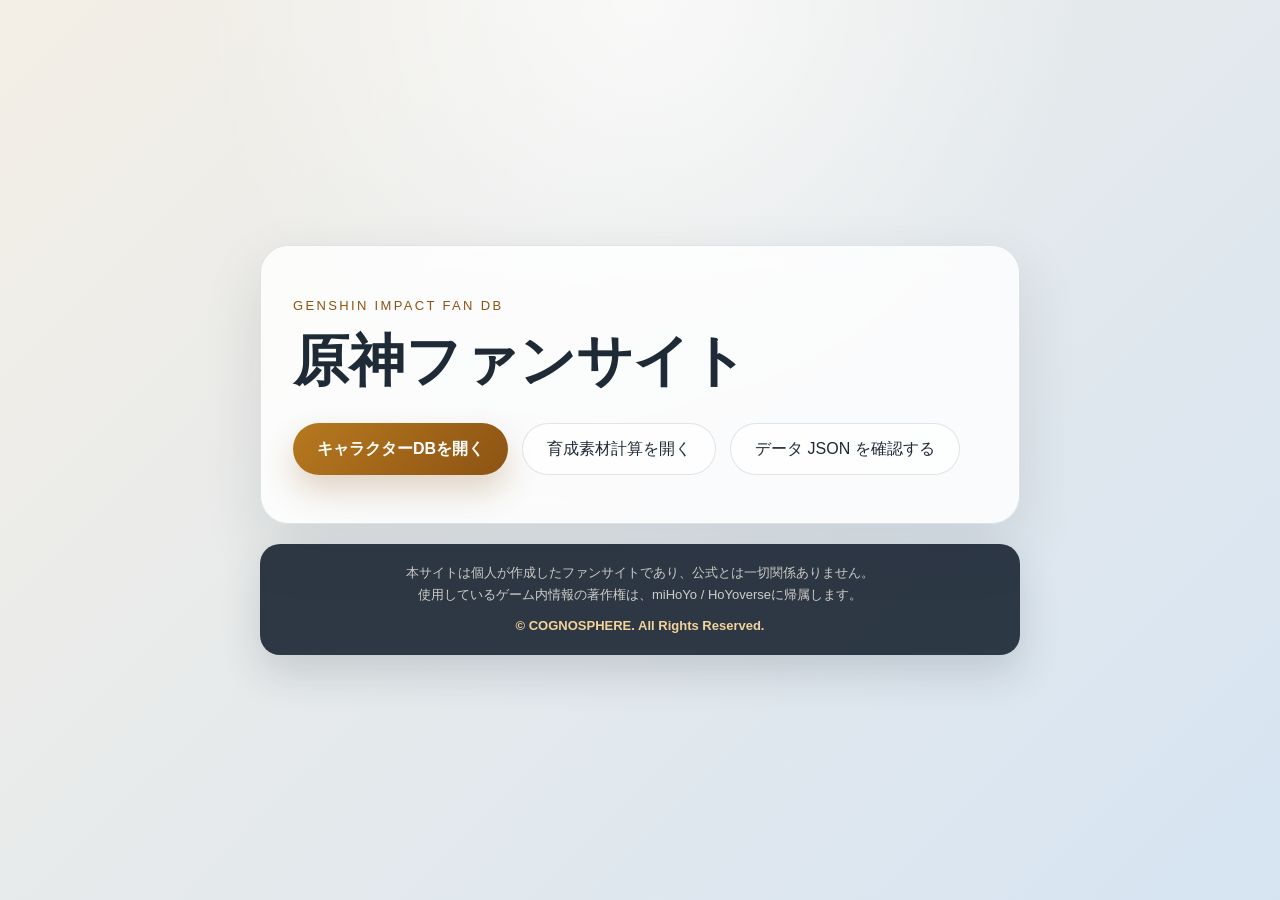
<file: index.html>
<!DOCTYPE html>
<html lang="ja">
<head>
    <meta charset="UTF-8">
    <meta name="viewport" content="width=device-width, initial-scale=1.0">
    <title>原神データベース</title>
    <link rel="stylesheet" href="public/css/index/style.css">
</head>
<body>
    <main>
        <p class="eyebrow">Genshin Impact Fan DB</p>
        <h1>原神ファンサイト</h1>
        <div class="actions">
            <a class="primary-link" href="CharacterIndex.html">キャラクターDBを開く</a>
            <a class="secondary-link" href="CalculatorIndex.html">育成素材計算を開く</a>
            <a class="secondary-link" href="public/data.json">データ JSON を確認する</a>
        </div>
    </main>
    <footer>
        <p>本サイトは個人が作成したファンサイトであり、公式とは一切関係ありません。<br>使用しているゲーム内情報の著作権は、miHoYo / HoYoverseに帰属します。</p>
        <p class="copyright">© COGNOSPHERE. All Rights Reserved.</p>
    </footer>
    <script src="public/js/index/script.js"></script>
</body>
</html>
</file>
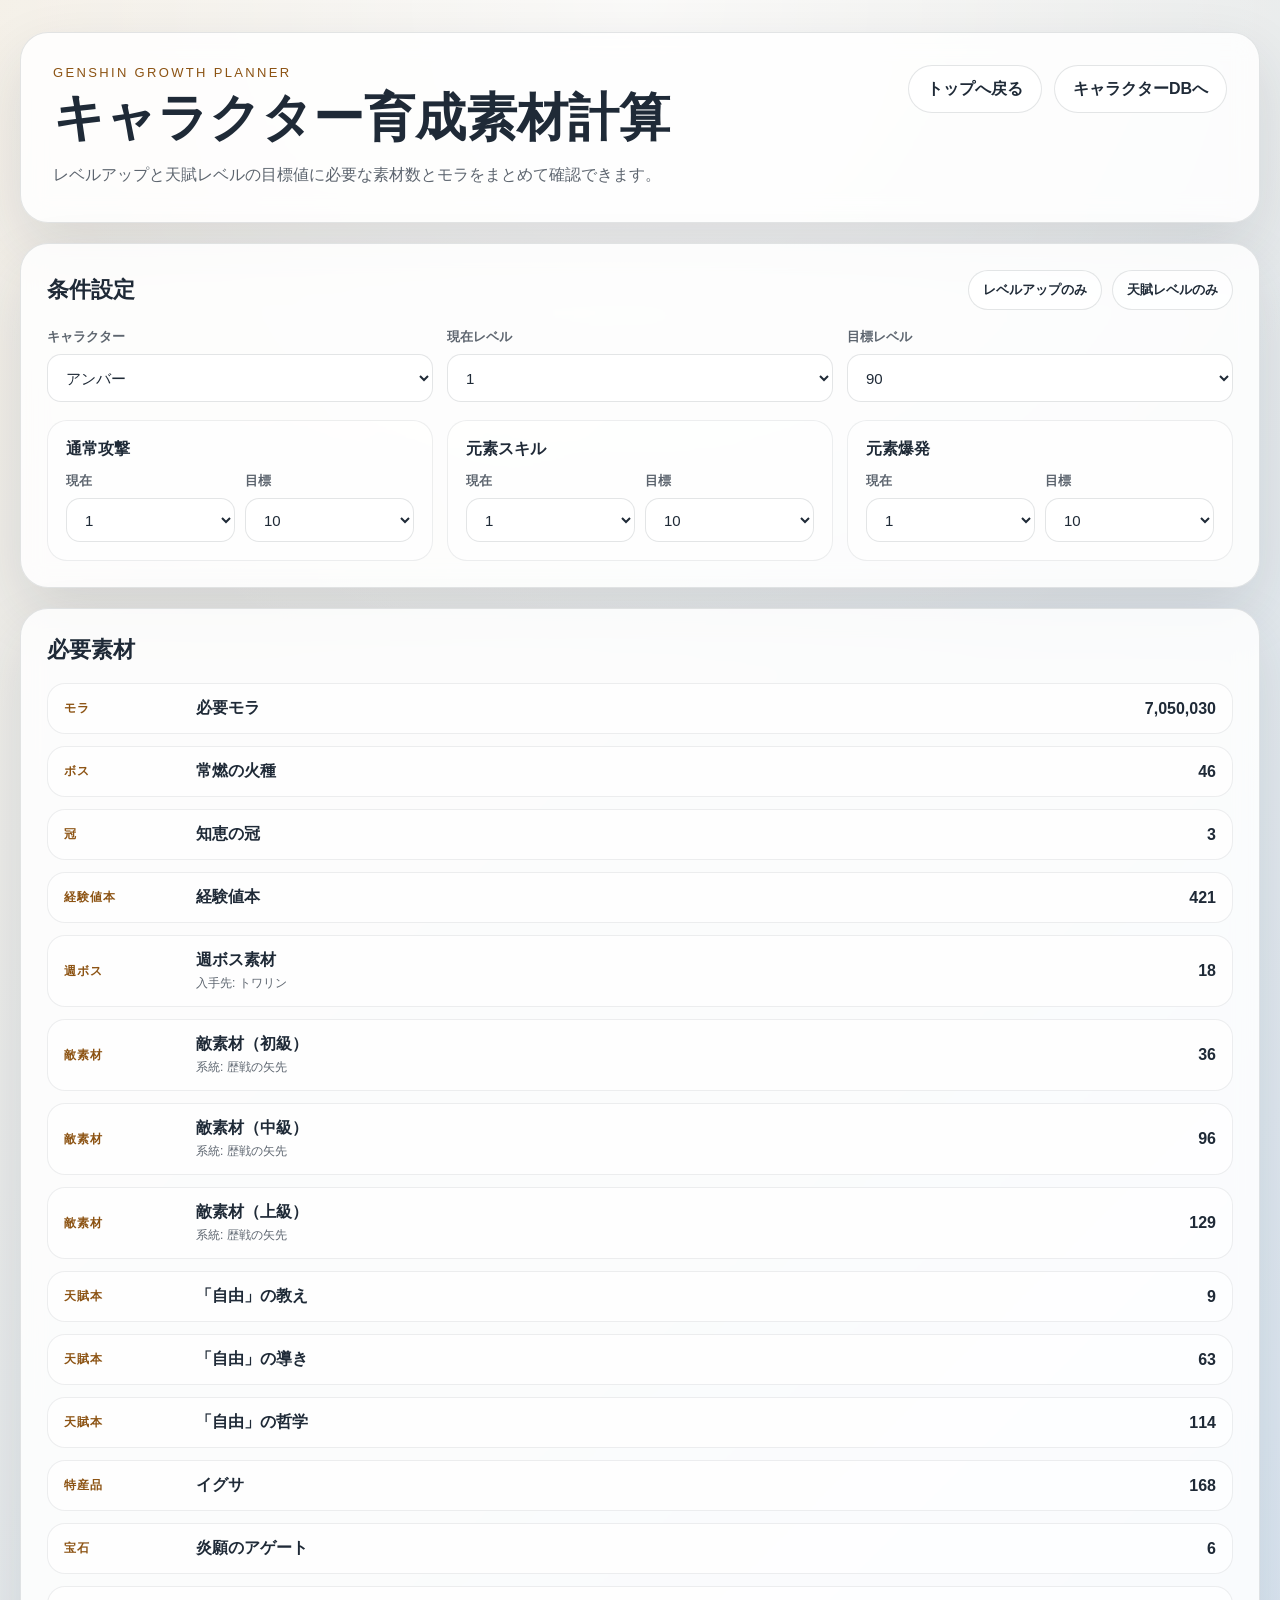
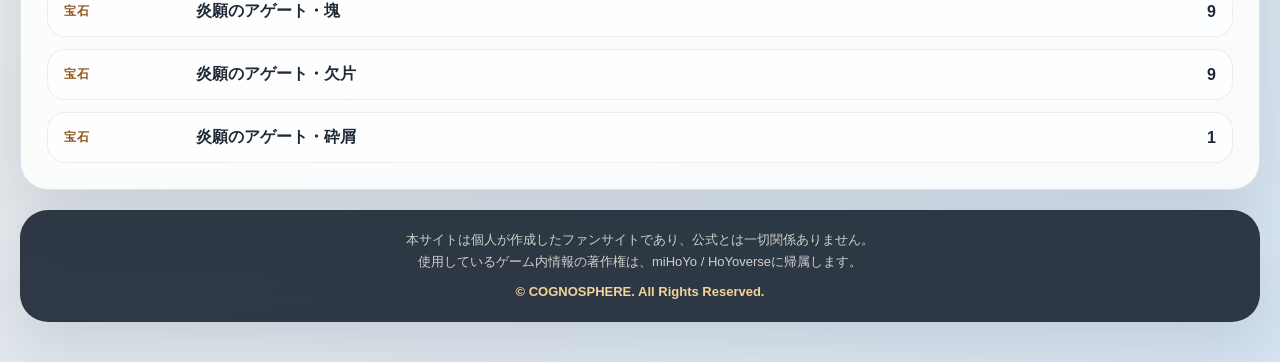
<file: CalculatorIndex.html>
<!DOCTYPE html>
<html lang="ja">
<head>
    <meta charset="UTF-8">
    <meta name="viewport" content="width=device-width, initial-scale=1.0">
    <title>育成素材計算</title>
    <link rel="stylesheet" href="public/css/calculator/style.css">
</head>
<body>
    <div class="page-shell">
        <header class="hero-card">
            <div>
                <p class="eyebrow">Genshin Growth Planner</p>
                <h1>キャラクター育成素材計算</h1>
                <p class="hero-copy">レベルアップと天賦レベルの目標値に必要な素材数とモラをまとめて確認できます。</p>
            </div>
            <div class="hero-actions">
                <a class="ghost-link" href="index.html">トップへ戻る</a>
                <a class="ghost-link" href="CharacterIndex.html">キャラクターDBへ</a>
            </div>
        </header>

        <main class="layout-grid">
            <section class="panel controls-panel">
                <div class="panel-heading">
                    <h2>条件設定</h2>
                    <div class="mode-actions" role="group" aria-label="検索モード">
                        <button id="mode-level" class="mode-button" type="button">レベルアップのみ</button>
                        <button id="mode-talent" class="mode-button" type="button">天賦レベルのみ</button>
                    </div>
                </div>

                <div class="form-grid">
                    <label class="field">
                        <span>キャラクター</span>
                        <select id="character-select"></select>
                    </label>

                    <label class="field">
                        <span>現在レベル</span>
                        <select id="current-level"></select>
                    </label>

                    <label class="field">
                        <span>目標レベル</span>
                        <select id="target-level"></select>
                    </label>
                </div>

                <div class="talent-grid">
                    <article class="talent-card">
                        <h3>通常攻撃</h3>
                        <div class="inline-fields">
                            <label class="field compact">
                                <span>現在</span>
                                <select id="talent-normal-current"></select>
                            </label>
                            <label class="field compact">
                                <span>目標</span>
                                <select id="talent-normal-target"></select>
                            </label>
                        </div>
                    </article>

                    <article class="talent-card">
                        <h3>元素スキル</h3>
                        <div class="inline-fields">
                            <label class="field compact">
                                <span>現在</span>
                                <select id="talent-skill-current"></select>
                            </label>
                            <label class="field compact">
                                <span>目標</span>
                                <select id="talent-skill-target"></select>
                            </label>
                        </div>
                    </article>

                    <article class="talent-card">
                        <h3>元素爆発</h3>
                        <div class="inline-fields">
                            <label class="field compact">
                                <span>現在</span>
                                <select id="talent-burst-current"></select>
                            </label>
                            <label class="field compact">
                                <span>目標</span>
                                <select id="talent-burst-target"></select>
                            </label>
                        </div>
                    </article>
                </div>
            </section>

            <section class="panel detail-panel">
                <div class="panel-heading">
                    <h2>必要素材</h2>
                </div>
                <div id="materials-table" class="materials-table"></div>
            </section>

        </main>

        <footer class="site-footer">
            <p>本サイトは個人が作成したファンサイトであり、公式とは一切関係ありません。<br>使用しているゲーム内情報の著作権は、miHoYo / HoYoverseに帰属します。</p>
            <p class="copyright">© COGNOSPHERE. All Rights Reserved.</p>
        </footer>
    </div>

    <script src="public/js/calculator/script.js"></script>
</body>
</html>
</file>
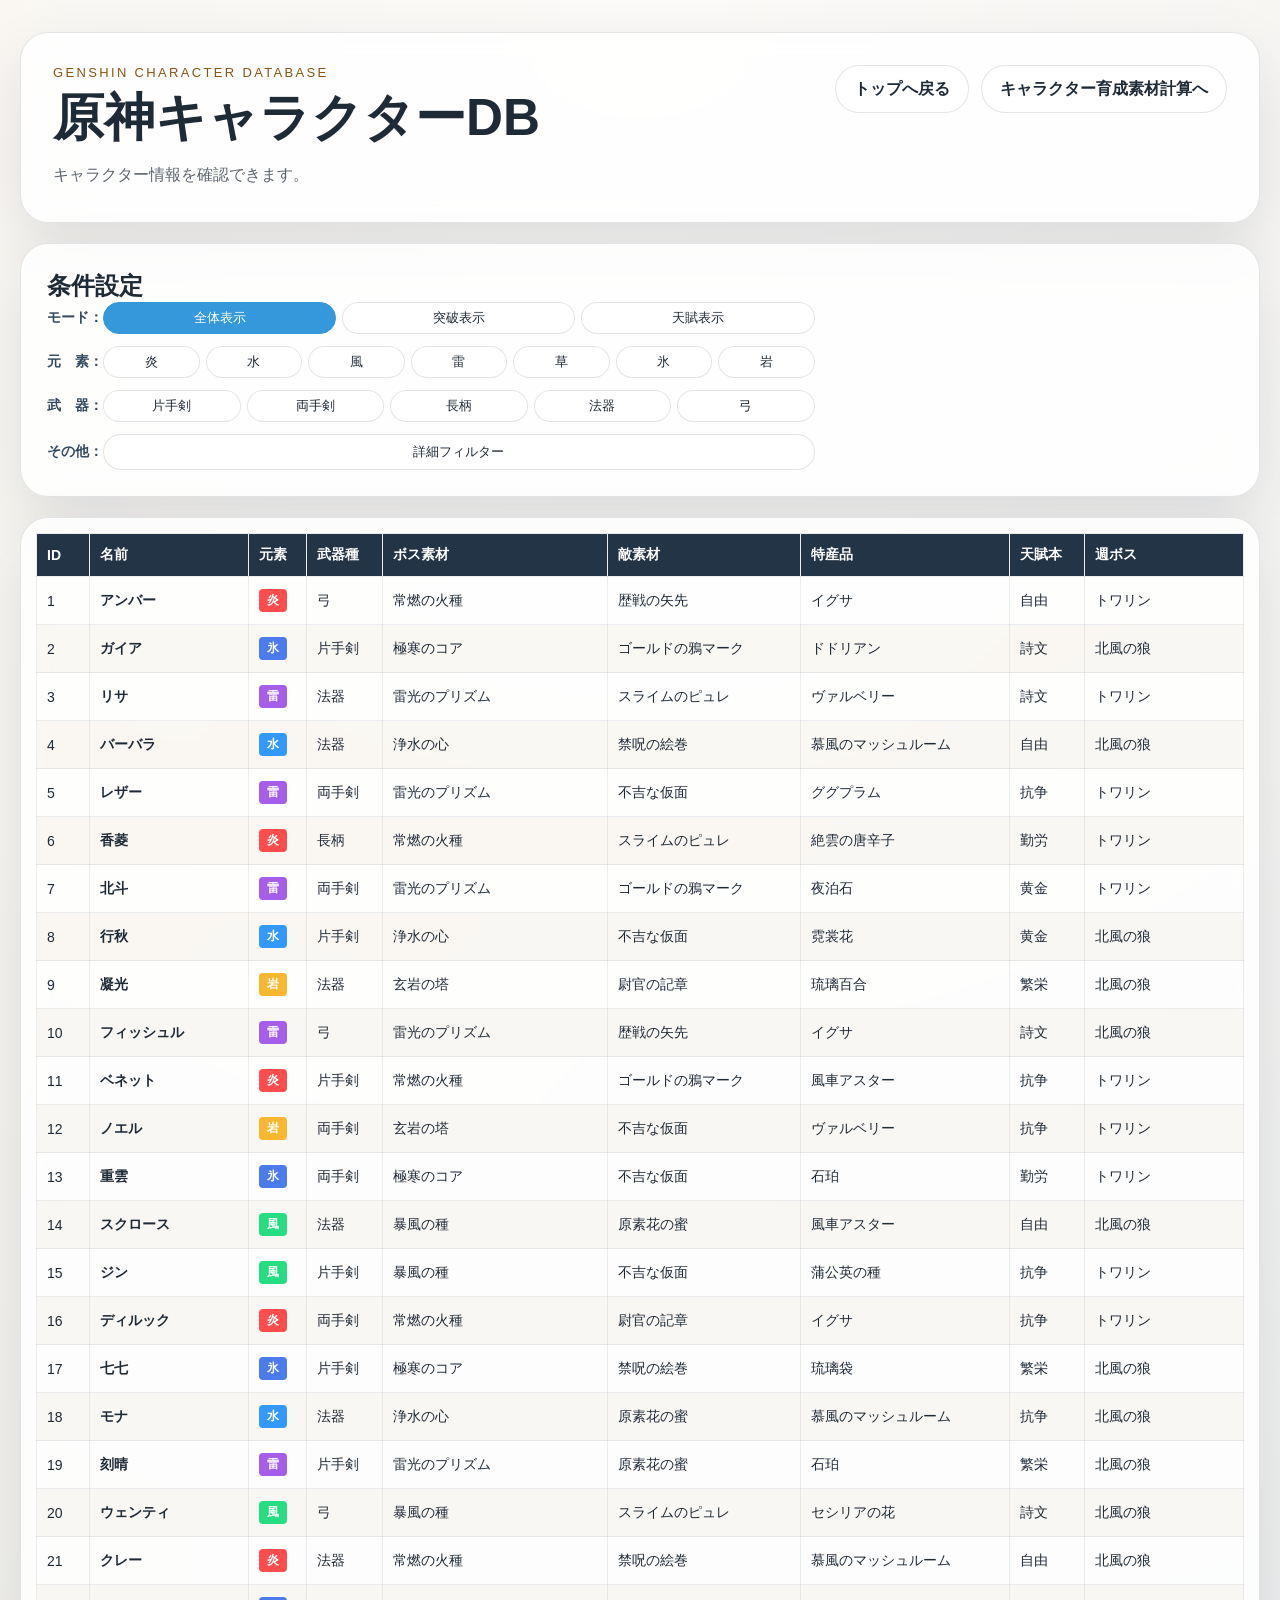
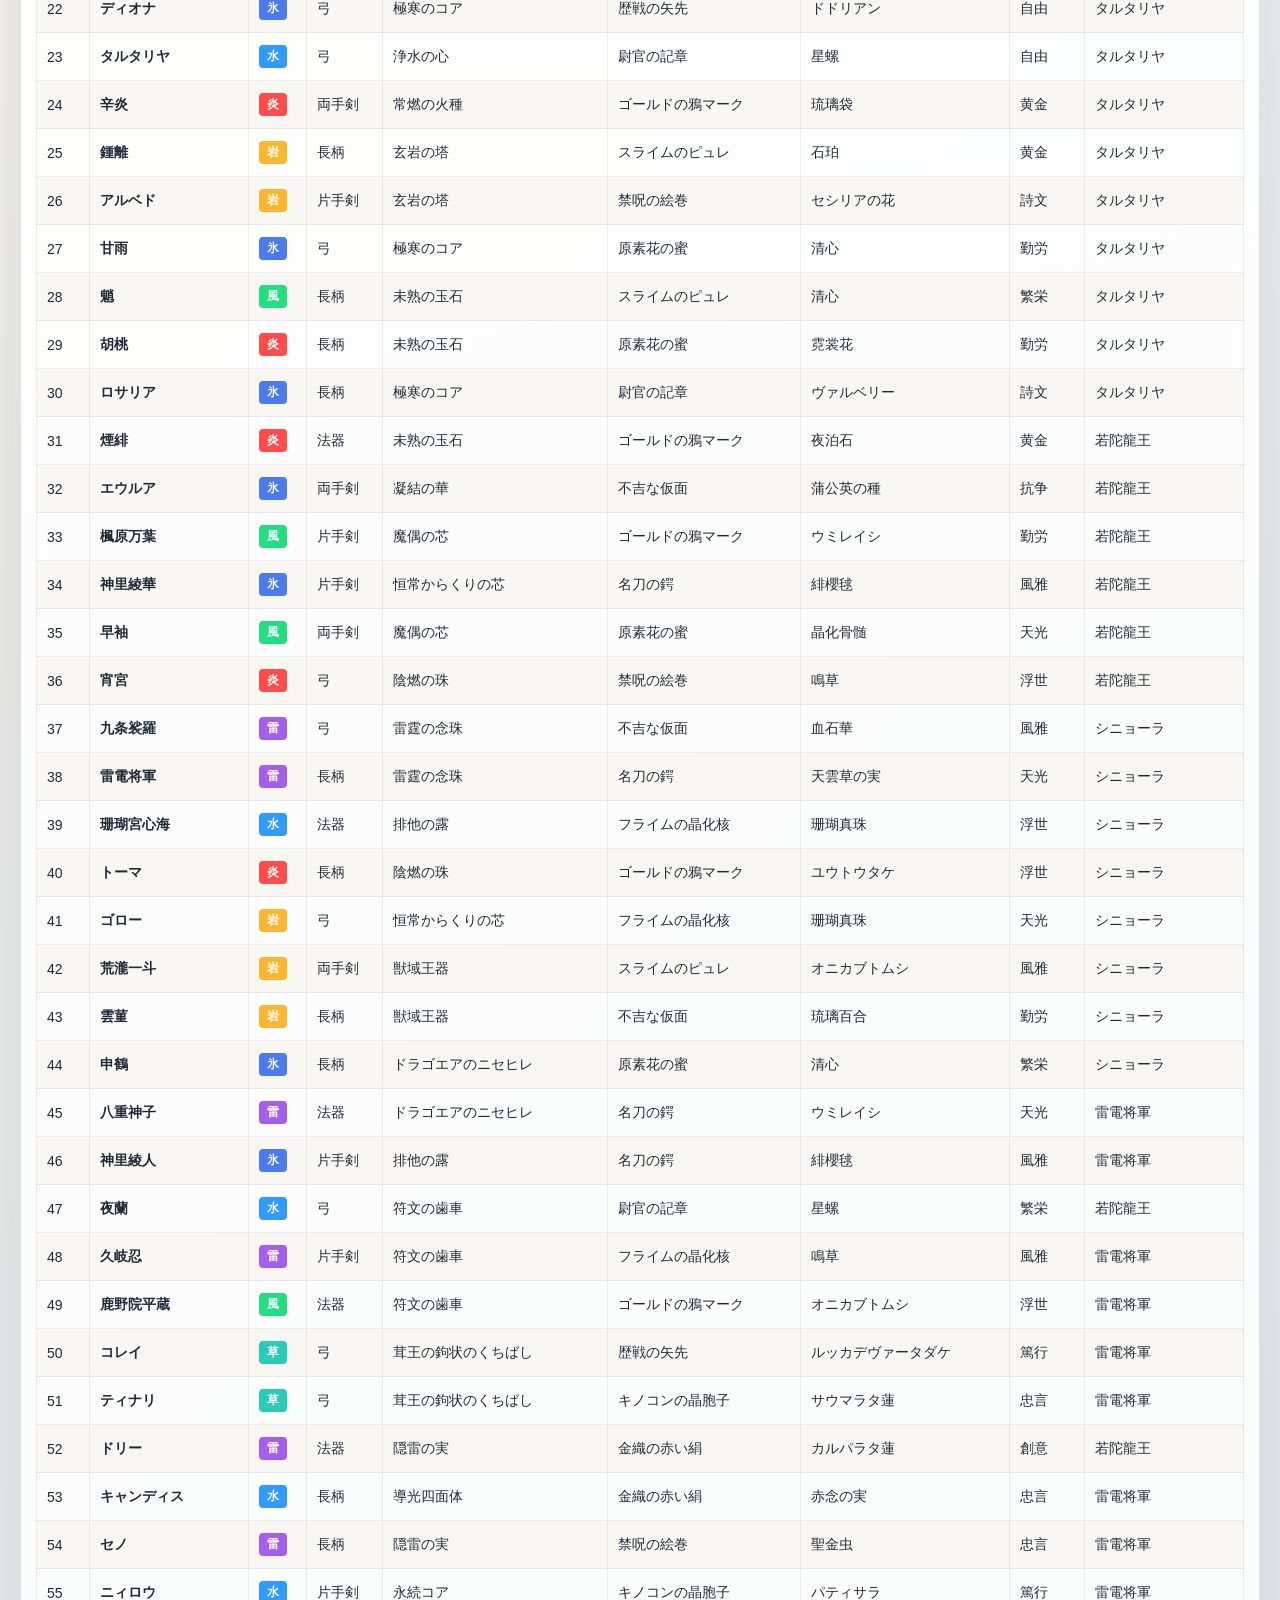
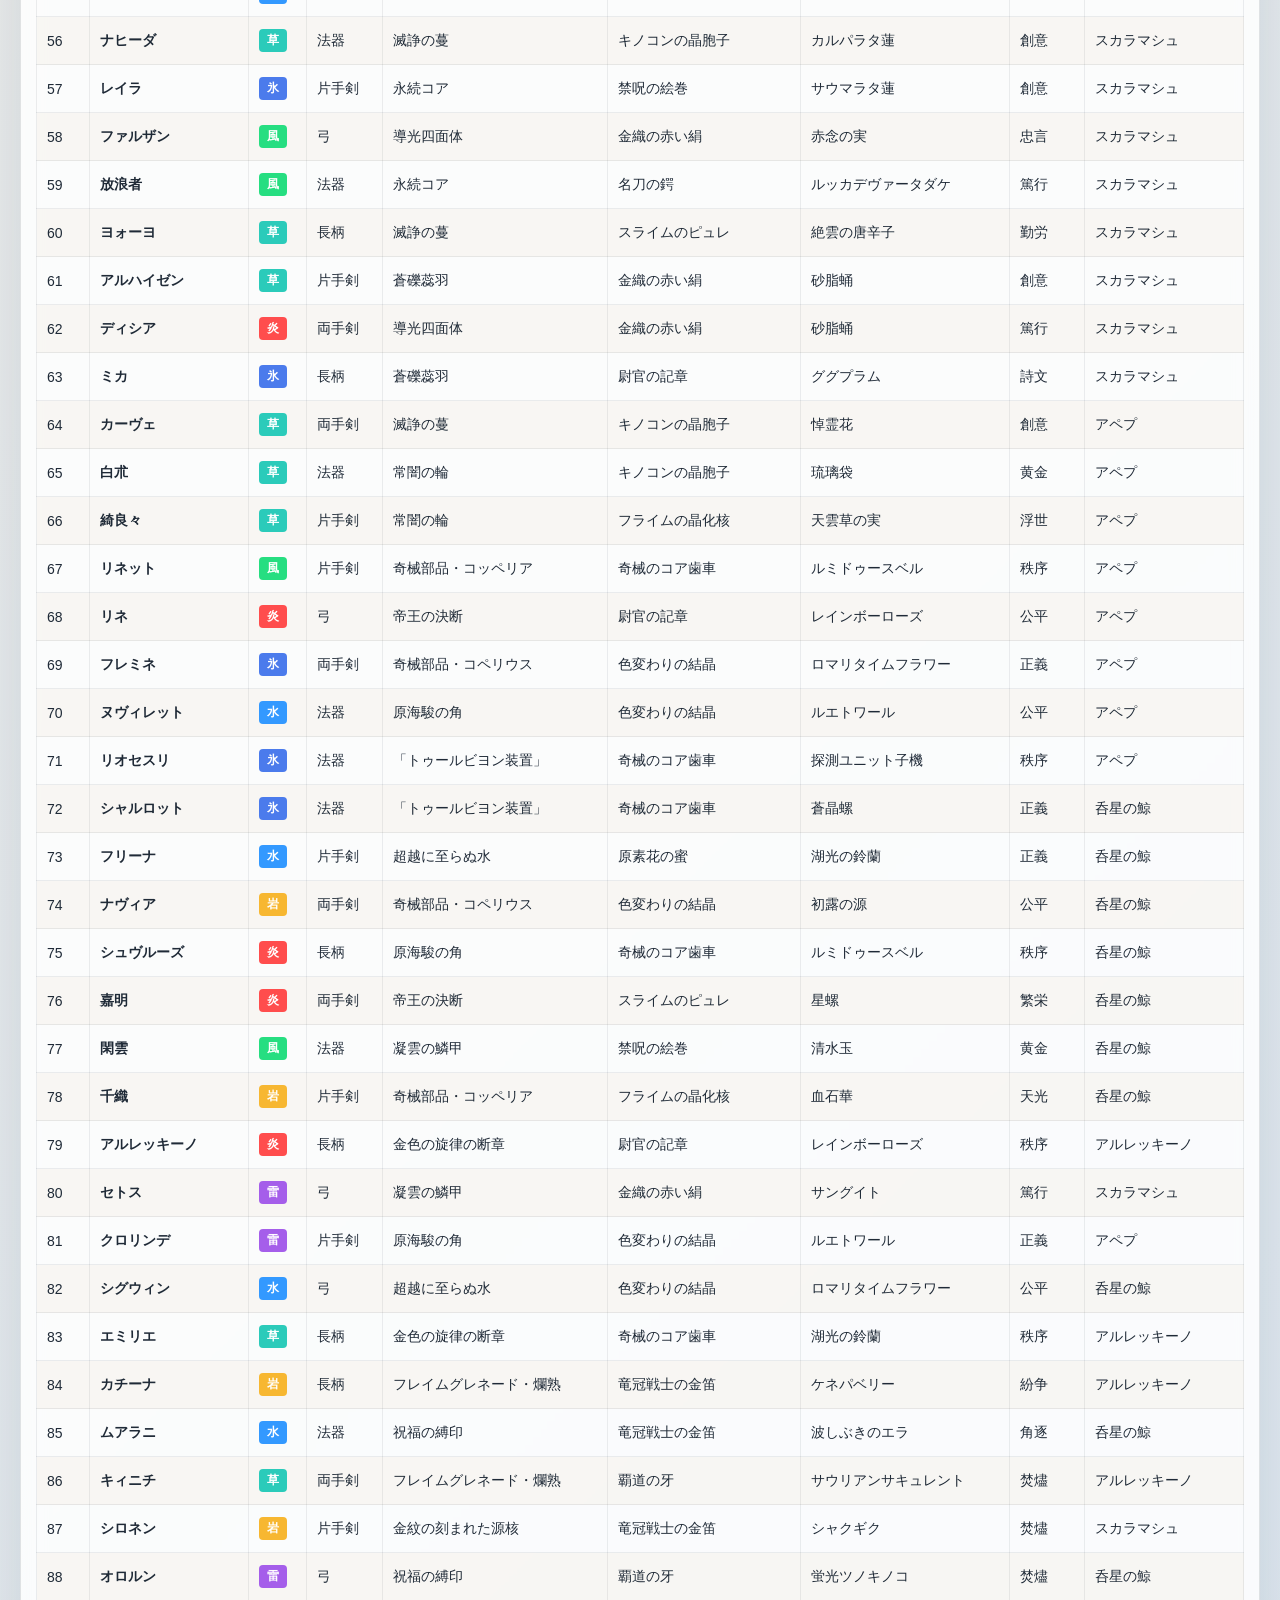
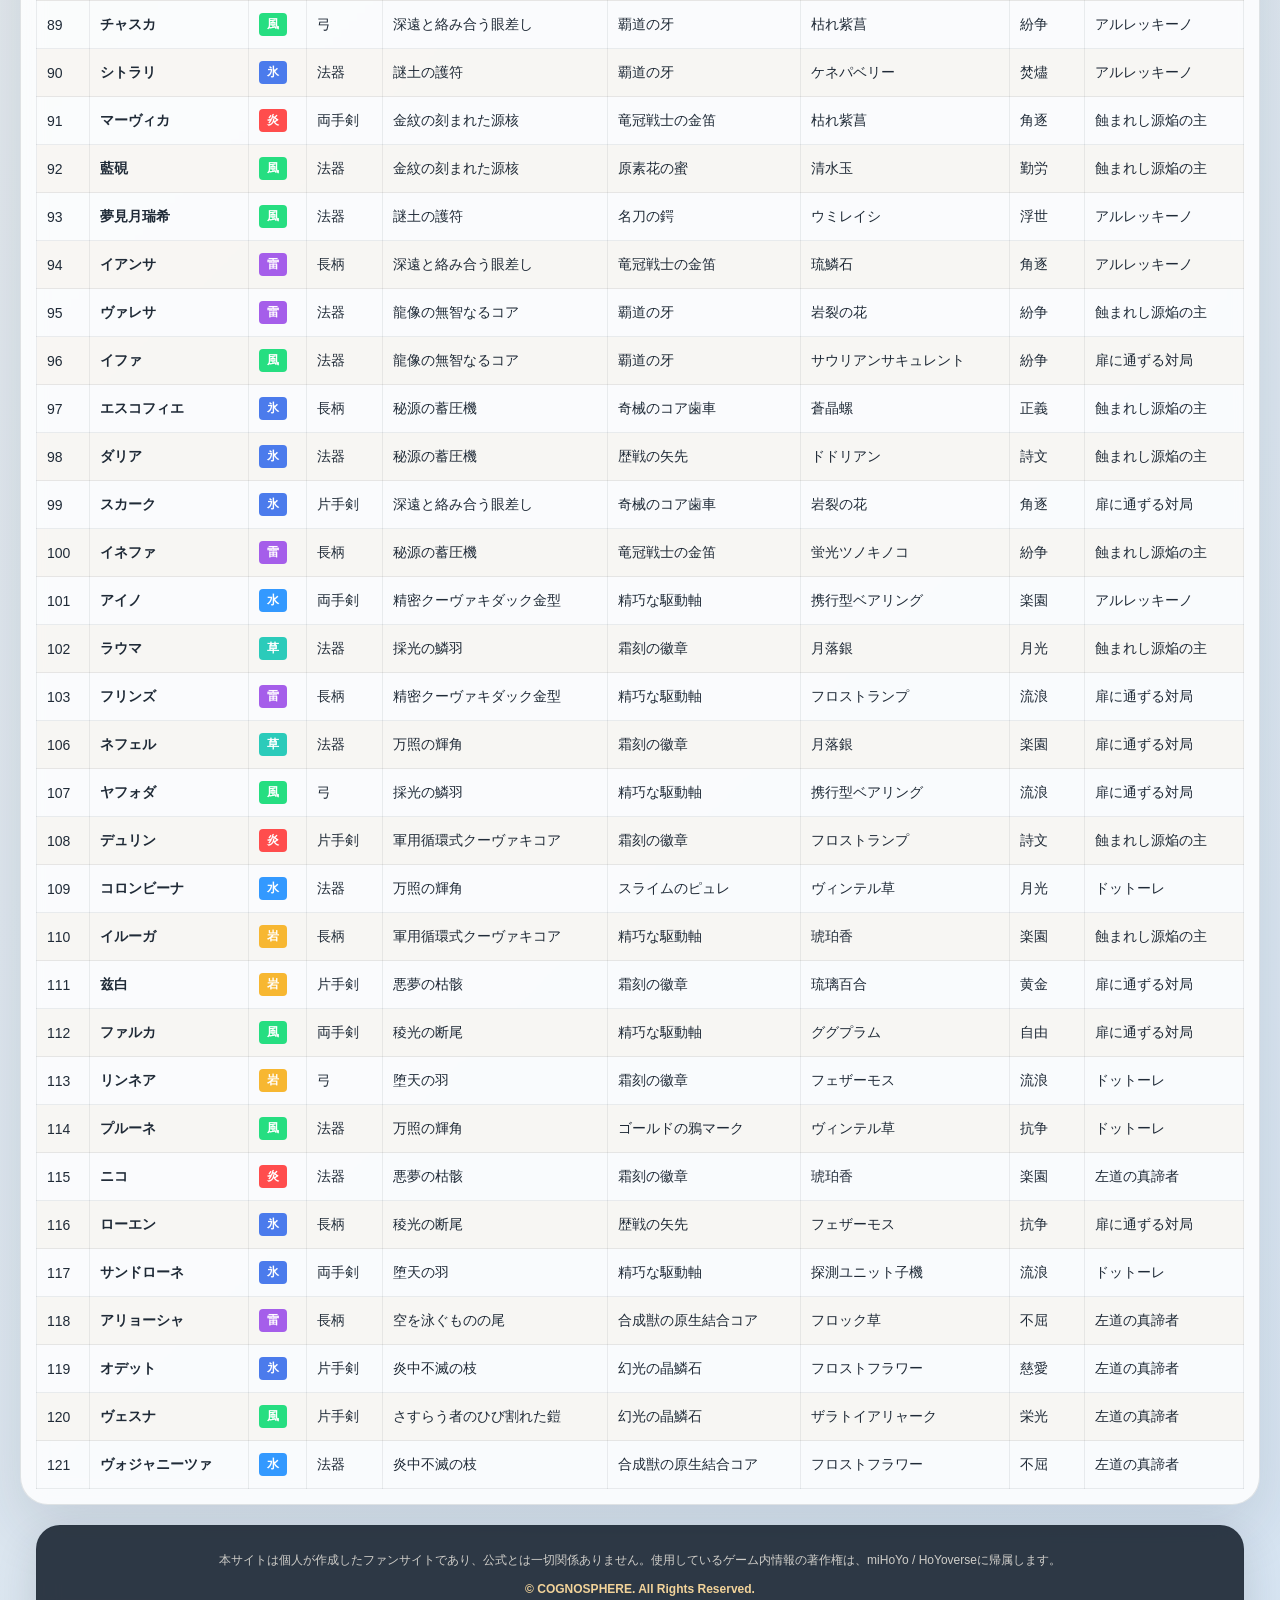
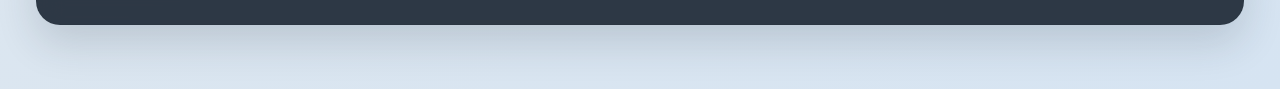
<file: CharacterIndex.html>
<!DOCTYPE html>
<html lang="ja">
<head>
    <meta charset="UTF-8">
    <meta name="viewport" content="width=device-width, initial-scale=1.0">
    <title>キャラクターDB</title>
    <link rel="stylesheet" href="public/css/character/style-common.css">
    <script>
        (function(){
            var head = document.getElementsByTagName('head')[0];
            var link = document.createElement('link');
            link.rel = 'stylesheet';
            var ua = navigator.userAgent || '';
            var isMobileLike = /iPhone|Android/.test(ua) || /iPad/.test(ua) || window.innerWidth <= 600;
            link.href = isMobileLike ? 'public/css/character/style_sp.css' : 'public/css/character/style_pc.css';
            head.appendChild(link);

            var pending;
            window.addEventListener('resize', function(){
                clearTimeout(pending);
                pending = setTimeout(function(){
                    var nowMobile = /iPhone|Android/.test(navigator.userAgent || '') || /iPad/.test(navigator.userAgent || '') || window.innerWidth <= 600;
                    var desired = nowMobile ? 'public/css/character/style_sp.css' : 'public/css/character/style_pc.css';
                    if (link.href.indexOf(desired) === -1) {
                        link.href = desired;
                    }
                }, 150);
            });
        })();
    </script>
</head>
<body>
    <div class="page-container">
        <header class="hero-card">
            <div>
                <p class="eyebrow">Genshin Character Database</p>
                <h1>原神キャラクターDB</h1>
                <p class="hero-copy">キャラクター情報を確認できます。</p>
            </div>
            <div class="hero-actions">
                <a class="ghost-link" href="index.html">トップへ戻る</a>
                <a class="ghost-link" href="CalculatorIndex.html">キャラクター育成素材計算へ</a>
            </div>
        </header>

        <main class="layout-grid">
            <section class="panel controls-panel">
                <div class="panel-heading">
                    <h2>条件設定</h2>
                    <div class="filter-controls">
                        <div class="filter-group">
                            <div class="filter-label">モード：</div>
                            <div class="mode-controls">
                                <button class="mode-btn active" data-mode="all">全体表示</button>
                                <button class="mode-btn" data-mode="break">突破表示</button>
                                <button class="mode-btn" data-mode="talent">天賦表示</button>
                            </div>
                        </div>
                        <div class="filter-group">
                            <div class="filter-label">元　素：</div>
                            <div id="element-filters" class="filter-buttons"></div>
                        </div>
                        <div class="filter-group">
                            <div class="filter-label">武　器：</div>
                            <div id="weapon-filters" class="filter-buttons"></div>
                        </div>
                        <div class="filter-group filter-other">
                            <div class="filter-label">その他：</div>
                            <button id="advanced-filter-btn" class="filter-advanced">詳細フィルター</button>
                        </div>
                    </div>
                </div>
            </section>

            <div id="status" class="status-message">データを読み込み中...</div>

            <div class="table-container" id="table-wrap" style="display: none;">
                <table id="character-table">
                    <thead>
                        <tr>
                            <th>ID</th>
                            <th>名前</th>
                            <th>元素</th>
                            <th>武器種</th>
                            <th>ボス素材</th>
                            <th>敵素材</th>
                            <th>特産品</th>
                            <th>天賦本</th>
                            <th>週ボス</th>
                        </tr>
                    </thead>
                    <tbody>
                    </tbody>
                </table>
            </div>
        </main>

        <div id="filter-modal" class="modal" style="display: none;">
            <div class="modal-content">
                <div class="modal-header">
                    <div class="modal-title-actions">
                        <h2>詳細フィルター</h2>
                    </div>
                    <button id="close-modal" class="close-btn">&times;</button>
                </div>
                <div class="modal-body">
                    <div class="modal-tabs" id="modal-tabs">
                        <button class="tab-btn active" data-target="tab-boss">ボス素材</button>
                        <button class="tab-btn" data-target="tab-enemy">敵素材</button>
                        <button class="tab-btn" data-target="tab-specialty">特産品</button>
                        <button class="tab-btn" data-target="tab-talent">天賦本</button>
                        <button class="tab-btn" data-target="tab-weekly">週ボス</button>
                    </div>
                    <div class="tab-contents">
                        <div id="tab-boss" class="tab-panel active">
                            <div id="boss-filters" class="modal-filter-list"></div>
                        </div>
                        <div id="tab-enemy" class="tab-panel">
                            <div id="enemy-filters" class="modal-filter-list"></div>
                        </div>
                        <div id="tab-specialty" class="tab-panel">
                            <div id="specialty-filters" class="modal-filter-list"></div>
                        </div>
                        <div id="tab-talent" class="tab-panel">
                            <div id="talent-filters" class="modal-filter-list"></div>
                        </div>
                        <div id="tab-weekly" class="tab-panel">
                            <div id="weekly-filters" class="modal-filter-list"></div>
                        </div>
                    </div>
                </div>
                <div class="modal-footer">
                    <button type="button" class="btn btn-secondary modal-reset-btn">リセット</button>
                    <button type="button" class="btn btn-primary modal-apply-btn">適用</button>
                </div>
            </div>
        </div>
        <div id="modal-overlay" class="modal-overlay" style="display: none;"></div>
        <footer>
            <p>本サイトは個人が作成したファンサイトであり、公式とは一切関係ありません。使用しているゲーム内情報の著作権は、miHoYo / HoYoverseに帰属します。</p>
            <p class="copyright">© COGNOSPHERE. All Rights Reserved.</p>
        </footer>
    </div>

    <script src="public/js/character/script.js"></script>
</body>
</html>
</file>
<file: public/css/index/style.css>
@charset "UTF-8";

:root {
    color-scheme: light;
    --bg-start: #f4efe6;
    --bg-end: #d6e4f2;
    --panel: rgba(255, 255, 255, 0.82);
    --text: #1f2a37;
    --accent: #b7791f;
    --accent-strong: #8c5313;
    --line: rgba(31, 42, 55, 0.12);
    --footer-bg: rgba(31, 42, 55, 0.92);
    --footer-text: rgba(244, 239, 230, 0.82);
    --footer-strong: #f2d39a;
}

* {
    box-sizing: border-box;
}

body {
    margin: 0;
    min-height: 100vh;
    font-family: "Yu Gothic UI", "Hiragino Sans", sans-serif;
    color: var(--text);
    background:
        radial-gradient(circle at top, rgba(255, 255, 255, 0.7), transparent 40%),
        linear-gradient(135deg, var(--bg-start), var(--bg-end));
    display: flex;
    flex-direction: column;
    align-items: center;
    justify-content: center;
    gap: 20px;
    padding: 24px;
}

main {
    width: min(760px, 100%);
    background: var(--panel);
    border: 1px solid var(--line);
    border-radius: 28px;
    padding: 48px 32px;
    box-shadow: 0 24px 60px rgba(31, 42, 55, 0.12);
    backdrop-filter: blur(12px);
}

.eyebrow {
    margin: 0 0 12px;
    font-size: 13px;
    letter-spacing: 0.18em;
    text-transform: uppercase;
    color: var(--accent-strong);
}

h1 {
    margin: 0;
    font-size: clamp(32px, 5vw, 56px);
    line-height: 1.1;
}

p {
    margin: 18px 0 0;
    font-size: 16px;
    line-height: 1.8;
}

.actions {
    display: flex;
    flex-wrap: wrap;
    gap: 14px;
    margin-top: 32px;
}

.primary-link {
    display: inline-flex;
    align-items: center;
    justify-content: center;
    min-height: 52px;
    padding: 0 24px;
    border-radius: 999px;
    background: linear-gradient(135deg, var(--accent), var(--accent-strong));
    color: #fff;
    text-decoration: none;
    font-weight: 700;
    box-shadow: 0 16px 32px rgba(140, 83, 19, 0.24);
}

.secondary-link {
    display: inline-flex;
    align-items: center;
    justify-content: center;
    min-height: 52px;
    padding: 0 24px;
    border-radius: 999px;
    border: 1px solid var(--line);
    color: var(--text);
    text-decoration: none;
    background: rgba(255, 255, 255, 0.65);
}

.notes {
    margin-top: 28px;
    padding-top: 20px;
    border-top: 1px solid var(--line);
    font-size: 14px;
    color: rgba(31, 42, 55, 0.75);
}

footer {
    width: min(760px, 100%);
    padding: 18px 24px;
    border-radius: 20px;
    background: var(--footer-bg);
    color: var(--footer-text);
    text-align: center;
    box-shadow: 0 18px 40px rgba(31, 42, 55, 0.16);
}

footer p {
    margin: 0;
    font-size: 13px;
    line-height: 1.7;
}

footer .copyright {
    margin-top: 8px;
    color: var(--footer-strong);
    font-weight: 700;
}

@media (max-width: 640px) {
    main {
        padding: 36px 22px;
        border-radius: 22px;
    }

    footer {
        padding: 16px 18px;
        border-radius: 18px;
    }

    .actions {
        flex-direction: column;
    }

    .primary-link,
    .secondary-link {
        width: 100%;
    }
}
</file>
<file: public/css/calculator/style.css>
@charset "UTF-8";

:root {
    color-scheme: light;
    --bg-start: #f4efe6;
    --bg-end: #d6e4f2;
    --panel: rgba(255, 255, 255, 0.84);
    --panel-strong: rgba(255, 255, 255, 0.94);
    --text: #1f2a37;
    --muted: rgba(31, 42, 55, 0.72);
    --accent: #b7791f;
    --accent-strong: #8c5313;
    --accent-soft: rgba(183, 121, 31, 0.12);
    --line: rgba(31, 42, 55, 0.12);
    --shadow: 0 24px 60px rgba(31, 42, 55, 0.12);
    --footer-bg: rgba(31, 42, 55, 0.92);
    --footer-text: rgba(244, 239, 230, 0.82);
    --footer-strong: #f2d39a;
    --ok-bg: rgba(25, 135, 84, 0.12);
    --ok-text: #166534;
    --demo-bg: rgba(180, 83, 9, 0.12);
    --demo-text: #92400e;
}

* {
    box-sizing: border-box;
}

html, body {
    margin: 0;
    min-height: 100%;
}

body {
    font-family: "Yu Gothic UI", "Hiragino Sans", sans-serif;
    color: var(--text);
    background:
        radial-gradient(circle at top, rgba(255, 255, 255, 0.72), transparent 36%),
        linear-gradient(135deg, var(--bg-start), var(--bg-end));
}

.page-shell {
    width: min(1240px, calc(100% - 32px));
    margin: 0 auto;
    padding: 32px 0 40px;
}

.hero-card,
.panel,
.site-footer {
    background: var(--panel);
    border: 1px solid var(--line);
    border-radius: 28px;
    box-shadow: var(--shadow);
    backdrop-filter: blur(12px);
}

.hero-card {
    padding: 32px;
    display: flex;
    justify-content: space-between;
    gap: 24px;
    align-items: flex-start;
}

.eyebrow {
    margin: 0 0 10px;
    font-size: 13px;
    letter-spacing: 0.18em;
    text-transform: uppercase;
    color: var(--accent-strong);
}

h1, h2, h3, p {
    margin: 0;
}

h1 {
    font-size: clamp(32px, 4vw, 52px);
    line-height: 1.08;
}

.hero-copy {
    margin-top: 16px;
    max-width: 760px;
    color: var(--muted);
    line-height: 1.8;
}

.hero-actions {
    display: flex;
    flex-wrap: wrap;
    gap: 12px;
}

.ghost-link {
    display: inline-flex;
    align-items: center;
    justify-content: center;
    min-height: 48px;
    padding: 0 18px;
    border-radius: 999px;
    border: 1px solid var(--line);
    background: rgba(255, 255, 255, 0.72);
    color: var(--text);
    text-decoration: none;
    font-weight: 700;
}

.layout-grid {
    display: grid;
    grid-template-columns: minmax(0, 1.3fr) minmax(320px, 0.7fr);
    gap: 20px;
    margin-top: 20px;
}

.guide-panel {
    grid-column: 2;
}

.controls-panel,
.detail-panel {
    grid-column: 1 / -1;
}

.panel {
    padding: 26px;
}

.panel-heading {
    display: flex;
    align-items: center;
    justify-content: space-between;
    gap: 12px;
    margin-bottom: 18px;
}

.mode-actions {
    display: flex;
    align-items: center;
    gap: 10px;
    margin-left: auto;
}

.mode-button {
    min-height: 40px;
    padding: 0 14px;
    border-radius: 999px;
    border: 1px solid var(--line);
    background: rgba(255, 255, 255, 0.72);
    color: var(--text);
    font-size: 13px;
    font-weight: 700;
    cursor: pointer;
}

.mode-button.is-active {
    background: var(--accent-soft);
    border-color: rgba(183, 121, 31, 0.38);
    color: var(--accent-strong);
}

.mode-button:disabled {
    opacity: 0.45;
    cursor: not-allowed;
}

.panel-heading h2 {
    font-size: 22px;
}

.status-badge {
    display: inline-flex;
    align-items: center;
    gap: 8px;
    padding: 8px 12px;
    border-radius: 999px;
    font-size: 13px;
    font-weight: 700;
    background: var(--demo-bg);
    color: var(--demo-text);
}

.status-badge.is-ready {
    background: var(--ok-bg);
    color: var(--ok-text);
}

.form-grid {
    display: grid;
    grid-template-columns: repeat(3, minmax(0, 1fr));
    gap: 14px;
}

.field {
    display: flex;
    flex-direction: column;
    gap: 8px;
}

.field span {
    font-size: 13px;
    font-weight: 700;
    color: var(--muted);
}

select {
    width: 100%;
    min-height: 48px;
    padding: 0 14px;
    border-radius: 14px;
    border: 1px solid var(--line);
    background: var(--panel-strong);
    color: var(--text);
    font-size: 15px;
}

.talent-grid {
    display: grid;
    grid-template-columns: repeat(3, minmax(0, 1fr));
    gap: 14px;
    margin-top: 18px;
}

.talent-card {
    padding: 18px;
    border-radius: 20px;
    background: rgba(255, 255, 255, 0.62);
    border: 1px solid rgba(31, 42, 55, 0.08);
}

.talent-card h3 {
    font-size: 16px;
    margin-bottom: 12px;
}

.inline-fields {
    display: grid;
    grid-template-columns: repeat(2, minmax(0, 1fr));
    gap: 10px;
}

.compact select {
    min-height: 44px;
}

.summary-cards {
    display: grid;
    grid-template-columns: repeat(2, minmax(0, 1fr));
    gap: 12px;
}

.summary-card {
    padding: 16px 18px;
    border-radius: 20px;
    background: linear-gradient(180deg, rgba(255, 255, 255, 0.92), rgba(255, 255, 255, 0.68));
    border: 1px solid rgba(31, 42, 55, 0.08);
}

.summary-card .label {
    display: block;
    font-size: 12px;
    font-weight: 700;
    letter-spacing: 0.06em;
    color: var(--muted);
}

.summary-card .value {
    display: block;
    margin-top: 8px;
    font-size: 24px;
    font-weight: 800;
}

.selection-summary {
    margin-top: 16px;
    padding: 16px 18px;
    border-radius: 18px;
    background: var(--accent-soft);
    color: var(--muted);
    line-height: 1.75;
}

.materials-table,
.breakdown-list {
    display: flex;
    flex-direction: column;
    gap: 12px;
}

.material-row,
.breakdown-card {
    display: grid;
    grid-template-columns: 120px minmax(0, 1fr) 120px;
    gap: 12px;
    align-items: center;
    padding: 14px 16px;
    border-radius: 18px;
    background: rgba(255, 255, 255, 0.66);
    border: 1px solid rgba(31, 42, 55, 0.08);
}

.material-group {
    font-size: 12px;
    font-weight: 800;
    letter-spacing: 0.08em;
    text-transform: uppercase;
    color: var(--accent-strong);
}

.material-name {
    font-weight: 700;
}

.material-note {
    display: block;
    margin-top: 4px;
    font-size: 12px;
    font-weight: 500;
    color: var(--muted);
}

.material-count,
.breakdown-value {
    text-align: right;
    font-weight: 800;
}

.breakdown-card {
    grid-template-columns: minmax(0, 1fr) auto;
}

.breakdown-card h3 {
    font-size: 17px;
}

.breakdown-meta {
    margin-top: 6px;
    color: var(--muted);
    line-height: 1.7;
}

.guide-copy {
    color: var(--muted);
    line-height: 1.8;
}

.guide-copy ul {
    padding-left: 18px;
    margin: 14px 0 0;
}

.schema-block {
    margin-top: 18px;
    padding: 16px;
    border-radius: 18px;
    background: rgba(31, 42, 55, 0.94);
    color: rgba(255, 255, 255, 0.92);
    font-size: 12px;
    line-height: 1.6;
    white-space: pre-wrap;
    overflow-x: auto;
}

.site-footer {
    margin-top: 20px;
    padding: 18px 24px;
    background: var(--footer-bg);
    color: var(--footer-text);
    text-align: center;
}

.site-footer p {
    font-size: 13px;
    line-height: 1.7;
}

.site-footer .copyright {
    margin-top: 8px;
    color: var(--footer-strong);
    font-weight: 700;
}

.empty-note {
    padding: 18px;
    border-radius: 18px;
    background: rgba(255, 255, 255, 0.6);
    color: var(--muted);
    line-height: 1.7;
    border: 1px dashed rgba(31, 42, 55, 0.16);
}

@media (max-width: 980px) {
    .layout-grid {
        grid-template-columns: 1fr;
    }

    .controls-panel,
    .detail-panel,
    .guide-panel {
        grid-column: auto;
    }

    .hero-card {
        flex-direction: column;
    }
}

@media (max-width: 720px) {
    .page-shell {
        width: min(100% - 20px, 1240px);
        padding-top: 20px;
    }

    .hero-card,
    .panel,
    .site-footer {
        border-radius: 22px;
    }

    .hero-card,
    .panel {
        padding: 22px;
    }

    .form-grid,
    .talent-grid,
    .summary-cards {
        grid-template-columns: 1fr;
    }

    .material-row {
        grid-template-columns: 1fr;
        gap: 6px;
    }

    .material-count {
        text-align: left;
    }
}
</file>
<file: public/css/character/style-common.css>
@charset "UTF-8";

/* 共通スタイル（PCとSPで共有） */

* {
    box-sizing: border-box;
}

html, body {
    margin: 0;
    min-height: 100%;
}

body {
    font-family: "Yu Gothic UI", "Hiragino Sans", sans-serif;
    color: var(--text);
    background:
        radial-gradient(circle at top, rgba(255, 255, 255, 0.72), transparent 36%),
        linear-gradient(135deg, var(--bg-start), var(--bg-end));
}

.table-container {
    background: var(--panel);
    border: 1px solid var(--line);
    border-radius: 28px;
    box-shadow: var(--shadow);
    backdrop-filter: blur(12px);
}

.page-container {
    width: min(1240px, calc(100% - 32px));
    margin: 0 auto;
    padding: 32px 0 40px;
    display: flex;
    flex-direction: column;
    min-height: 100vh;
}

h1, h2, h3, p {
    margin: 0;
}

h1 {
    width: 100%;
    text-align: left;
    color: var(--text);
    margin-bottom: 10px;
    font-size: clamp(32px, 4vw, 52px);
    line-height: 1.08;
}

.hero-card,
.panel,
footer {
    background: var(--panel);
    border: 1px solid var(--line);
    border-radius: 28px;
    box-shadow: var(--shadow);
    backdrop-filter: blur(12px);
}

.hero-card {
    padding: 32px;
    display: flex;
    justify-content: space-between;
    gap: 24px;
    align-items: flex-start;
}

.eyebrow {
    margin: 0 0 10px;
    font-size: 13px;
    letter-spacing: 0.18em;
    text-transform: uppercase;
    color: var(--accent-strong);
}

.hero-copy {
    margin-top: 16px;
    max-width: 760px;
    color: var(--muted);
    line-height: 1.8;
}

.hero-actions {
    display: flex;
    flex-wrap: wrap;
    gap: 12px;
}

.ghost-link {
    display: inline-flex;
    align-items: center;
    justify-content: center;
    min-height: 48px;
    padding: 0 18px;
    border-radius: 999px;
    border: 1px solid var(--line);
    background: rgba(255, 255, 255, 0.72);
    color: var(--text);
    text-decoration: none;
    font-weight: 700;
}

.layout-grid {
    display: grid;
    grid-template-columns: minmax(0, 1.3fr) minmax(320px, 0.7fr);
    gap: 20px;
    margin-top: 20px;
}

.controls-panel,
.status-message,
.table-container,
.detail-panel {
    grid-column: 1 / -1;
}

.panel {
    padding: 26px;
}

.controls-panel > h2 {
    font-size: 22px;
    margin-bottom: 18px;
}

.filter-controls {
    display: flex;
    flex-direction: column;
    gap: 12px;
    width: 100%;
}

.status-message {
    text-align: center;
    font-size: 16px;
    padding: 20px;
    font-weight: bold;
    color: var(--accent-strong);
}

.status-message.error { color: #e74c3c; }

.table-container {
    overflow-x: auto;
    padding: 15px;
}

:root {
    color-scheme: light;
    --bg-start: #f4efe6;
    --bg-end: #d6e4f2;
    --panel: rgba(255, 255, 255, 0.84);
    --panel-strong: rgba(255, 255, 255, 0.94);
    --text: #1f2a37;
    --muted: rgba(31, 42, 55, 0.72);
    --line: rgba(31, 42, 55, 0.12);
    --accent: #b7791f;
    --accent-strong: #8c5313;
    --accent-soft: rgba(183, 121, 31, 0.12);
    --navy: #243447;
    --navy-soft: rgba(31, 42, 55, 0.92);
    --footer-text: rgba(244, 239, 230, 0.82);
    --footer-strong: #f2d39a;
    --shadow: 0 24px 60px rgba(31, 42, 55, 0.12);
}

.filter-group {
    display: grid;
    grid-template-columns: 90px 1fr; /* ラベル列を固定、右側を伸張 */
    align-items: center;
    gap: 6px; /* ラベルとボタンの間隔 */
    width: 100%;
}

.filter-label {
    font-weight: bold;
    color: #34495e;
    margin: 0;
    font-size: 14px;
    white-space: nowrap;
    text-align: left;
    padding-right: 4px; /* ラベルとボタンの間隔 */
}

.filter-buttons {
    display: flex;
    gap: 6px;
    flex-wrap: wrap;
    justify-content: space-between;
    align-items: center;
    flex: 1 1 auto; /* ボタン群は残り幅を占める */
}

/* 各グループ内のボタンを均等に伸ばして左右端を揃える */
.filter-buttons > .filter-toggle,
.filter-buttons > .mode-btn,
.mode-controls > .mode-btn {
    flex: 1 1 0;
    min-width: 0;
}

.mode-controls {
    display: flex;
    gap: 6px;
    align-items: center;
    justify-content: flex-end;
    flex-wrap: wrap;
}

.mode-btn {
    padding: 6px 10px;
    border-radius: 999px;
    border: 1px solid var(--line);
    background-color: rgba(255, 255, 255, 0.74);
    cursor: pointer;
    font-size: 13px;
    color: var(--text);
}

.mode-btn.active {
    background-color: #3498db;
    color: #fff;
    border-color: #3498db;
}

.filter-toggle {
    padding: 6px 10px;
    border-radius: 999px;
    border: 1px solid var(--line);
    background-color: rgba(255, 255, 255, 0.74);
    color: var(--text);
    cursor: pointer;
    font-size: 13px;
}

.filter-toggle.active {
    background-color: #3498db;
    color: #fff;
    border-color: #3498db;
}

/* タッチ操作最適化 */
.mode-btn,
.filter-toggle,
.filter-advanced,
.tab-btn,
.close-btn,
.btn,
.filter-checkbox label {
    touch-action: manipulation;
    -webkit-tap-highlight-color: transparent;
}

/* 元素ボタンの色 */
.filter-buttons .elem-1.active { background-color: #ff4d4d; }
.filter-buttons .elem-2.active { background-color: #3399ff; }
.filter-buttons .elem-3.active { background-color: #26de81; }
.filter-buttons .elem-4.active { background-color: #a55eea; }
.filter-buttons .elem-5.active { background-color: #2bcbba; }
.filter-buttons .elem-6.active { background-color: #4b7bec; }
.filter-buttons .elem-7.active { background-color: #f7b731; }

/* 元素ボタン: 未選択 */
.filter-toggle.elem-1,
.filter-toggle.elem-2,
.filter-toggle.elem-3,
.filter-toggle.elem-4,
.filter-toggle.elem-5,
.filter-toggle.elem-6,
.filter-toggle.elem-7 {
    background-color: rgba(255, 255, 255, 0.74);
    color: var(--text);
    border: 1px solid var(--line);
}

/* モーダル */
.modal-overlay {
    position: fixed;
    top: 0;
    left: 0;
    width: 100%;
    height: 100%;
    background-color: rgba(0, 0, 0, 0.5);
    z-index: 999;
}

.modal {
    position: fixed;
    top: 50%;
    left: 50%;
    transform: translate(-50%, -50%);
    background: var(--panel-strong);
    border: 1px solid var(--line);
    border-radius: 24px;
    box-shadow: var(--shadow);
    z-index: 1000;
    max-width: 500px;
    width: 90%;
    max-height: 80vh;
    overflow: hidden;
}

.modal-content {
    display: flex;
    flex-direction: column;
    max-height: 80vh;
    min-height: 0;
}

.modal-header {
    display: flex;
    justify-content: space-between;
    align-items: center;
    padding: 20px;
    border-bottom: 1px solid var(--line);
    gap: 12px;
}

.modal-title-actions {
    display: flex;
    align-items: center;
    gap: 12px;
    min-width: 0;
    flex: 1 1 auto;
}

.modal-header h2 {
    margin: 0;
    font-size: 20px;
    color: var(--text);
    white-space: nowrap;
}

.modal-header-buttons {
    display: flex;
    align-items: center;
    gap: 8px;
    flex-wrap: wrap;
}

.close-btn {
    background: none;
    border: none;
    font-size: 28px;
    cursor: pointer;
    color: var(--muted);
    transition: color 0.3s ease;
}

.close-btn:hover { color: var(--text); }

.modal-body {
    padding: 0 20px 20px;
    flex: 1 1 auto;
    min-height: 0;
    overflow-y: auto;
}

.filter-section { margin-bottom: 25px; }

.filter-section h3 {
    margin: 0 0 12px 0;
    font-size: 14px;
    color: var(--text);
    font-weight: bold;
}

.filter-options { display: flex; flex-wrap: wrap; gap: 8px; }

.filter-checkbox { display: flex; align-items: center; gap: 6px; }

.filter-checkbox input[type="checkbox"] { cursor: pointer; width: 16px; height: 16px; }

.filter-checkbox span {
    cursor: pointer;
    padding: 6px 12px;
    border: 1px solid var(--line);
    border-radius: 999px;
    background-color: rgba(255, 255, 255, 0.72);
    transition: all 0.2s ease;
    user-select: none;
    color: var(--text);
    flex: 1 1 auto;
}

.filter-checkbox input[type="checkbox"]:checked + span {
    background: linear-gradient(135deg, var(--accent), var(--accent-strong));
    color: #fff;
    border-color: transparent;
}

.modal-footer { display: flex; justify-content: flex-end; gap: 10px; padding: 20px; border-top: 1px solid var(--line); }

.modal-tabs {
    display: flex;
    gap: 6px;
    padding: 8px 12px;
    border-bottom: 1px solid #eee;
    flex-wrap: wrap;
    position: sticky;
    top: 0;
    z-index: 2;
    background-color: var(--panel-strong);
}

.tab-btn { background: rgba(255, 255, 255, 0.72); border: 1px solid var(--line); padding: 6px 10px; border-radius: 999px; cursor: pointer; font-size: 13px; margin: 3px 0; color: var(--text); }
.tab-btn.active { background-color: #3498db; color: #fff; border-color: #3498db; }

.tab-contents { padding: 12px; }
.tab-panel { display: none; }
.tab-panel.active { display: block; }

.modal-filter-list { display: flex; flex-direction: column; gap: 8px; }

.modal-filter-list .filter-checkbox { display: flex; align-items: center; gap: 8px; }

.region-heading {
    margin: 10px 0 2px;
    font-weight: 700;
    color: var(--text);
    font-size: 14px;
    width: 100%;
    text-align: left;
    padding-bottom: 4px;
    border-bottom: 1px solid var(--line);
}

.filter-advanced { padding: 8px 12px; border-radius: 999px; border: 1px solid var(--line); background-color: rgba(255, 255, 255, 0.74); cursor: pointer; color: var(--text); }

/* 詳細フィルターをボタン領域いっぱいに広げる */
.filter-group > .filter-advanced { grid-column: 2 / 3; justify-self: stretch; width: 100%; }

/* `詳細フィルター` ボタンを `その他：` ラベルの左側に配置する */
.filter-group.filter-other > .filter-label { grid-column: 1 / 2; text-align: left; padding-right: 4px; }
.filter-group.filter-other > .filter-advanced { grid-column: 2 / 3; justify-self: stretch; width: 100%; }

/* 表示モードによる列の表示切替 */
.table-container.mode-break th:nth-child(1), .table-container.mode-break td:nth-child(1),
.table-container.mode-break th:nth-child(3), .table-container.mode-break td:nth-child(3),
.table-container.mode-break th:nth-child(4), .table-container.mode-break td:nth-child(4),
.table-container.mode-break th:nth-child(8), .table-container.mode-break td:nth-child(8),
.table-container.mode-break th:nth-child(9), .table-container.mode-break td:nth-child(9) { display: none; }

.table-container.mode-talent th:nth-child(1), .table-container.mode-talent td:nth-child(1),
.table-container.mode-talent th:nth-child(3), .table-container.mode-talent td:nth-child(3),
.table-container.mode-talent th:nth-child(4), .table-container.mode-talent td:nth-child(4),
.table-container.mode-talent th:nth-child(5), .table-container.mode-talent td:nth-child(5) { display: none; }

.btn { padding: 10px 20px; border: none; border-radius: 999px; cursor: pointer; font-size: 14px; transition: background-color 0.3s ease; }

.btn-primary { background-color: #3498db; color: #fff; }
.btn-primary:hover { background-color: #2980b9; }

.btn-secondary { background-color: rgba(255, 255, 255, 0.74); color: var(--text); border: 1px solid var(--line); }
.btn-secondary:hover { background-color: rgba(255, 255, 255, 0.92); }

table { width: 100%; border-collapse: collapse; font-size: 14px; }

th, td { border: 1px solid rgba(31, 42, 55, 0.08); padding: 12px 10px; text-align: left; }

th { background-color: var(--navy); color: #fff; font-weight: bold; position: sticky; top: 0; }

tr:nth-child(even) { background-color: rgba(244, 239, 230, 0.44); }

tr:hover { background-color: rgba(183, 121, 31, 0.08); }

.element-badge { display: inline-block; padding: 3px 8px; border-radius: 4px; color: #fff; font-weight: bold; font-size: 12px; }
.elem-1 { background-color: #ff4d4d; } /* 炎 */
.elem-2 { background-color: #3399ff; } /* 水 */
.elem-3 { background-color: #26de81; } /* 風 */
.elem-4 { background-color: #a55eea; } /* 雷 */
.elem-5 { background-color: #2bcbba; } /* 草 */
.elem-6 { background-color: #4b7bec; } /* 氷 */
.elem-7 { background-color: #f7b731; } /* 岩 */

footer {
    width: min(1240px, calc(100% - 32px));
    margin: 20px auto 24px;
    background-color: var(--navy-soft);
    color: var(--footer-text);
    text-align: center;
    padding: 20px 24px;
    font-size: 12px;
    line-height: 1.6;
    border-radius: 24px;
    box-shadow: 0 18px 40px rgba(31, 42, 55, 0.16);
}
footer p { margin: 5px 0; }
footer .copyright { margin-top: 10px; color: var(--footer-strong); font-weight: bold; }

/* --- レスポンシブ: PC / SP 切替 --- */
@media (max-width: 1024px) {
    .filter-group { justify-content: space-between; }
    .hero-card { flex-direction: column; }
}

@media (max-width: 600px) {
    .filter-group { grid-template-columns: 50px 1fr; }
    .filter-label { font-size: 13px; }
}

@media (max-width: 600px) {
    .page-container { width: min(100% - 20px, 1240px); padding: 20px 0 16px; }
    .hero-card,
    .panel,
    .table-container,
    footer { border-radius: 22px; }
    .hero-card,
    .panel { padding: 22px; }
    .layout-grid { grid-template-columns: 1fr; }
    .hero-actions { width: 100%; }
    .ghost-link { min-height: 44px; }
    .modal { width: 96%; max-width: 96%; left: 50%; transform: translate(-50%, -50%); }
    .modal-header {
        padding: 14px 12px;
        align-items: flex-start;
    }
    .modal-title-actions {
        flex-direction: column;
        align-items: flex-start;
        gap: 8px;
    }
    .modal-header-buttons {
        gap: 6px;
    }
    .modal-header-buttons .btn {
        padding: 8px 10px;
        font-size: 13px;
    }
    .modal-tabs {
        display: grid;
        grid-template-columns: repeat(5, minmax(0, 1fr));
        gap: 4px;
        padding: 8px;
        top: 0;
    }
    .tab-btn {
        min-width: 0;
        padding: 5px 2px;
        font-size: 11px;
        line-height: 1.2;
        white-space: nowrap;
        margin: 3px 0;
    }
    .table-container { padding: 8px; box-shadow: none; overflow-x: auto; }
    table { width: 100%; table-layout: auto; font-size: 13px; }
    th, td { padding: 8px 8px; }
    th { font-size: 13px; }
    tr { background-color: transparent; box-shadow: none; border-radius: 0; margin-bottom: 0; }
    td { white-space: normal; word-break: break-word; }
    .mode-btn, .filter-toggle, .filter-advanced { padding: 10px; font-size: 15px; }
    .filter-toggle.weapon-small-font { font-size: 12px; box-sizing: border-box; height: 41px; display: inline-flex; align-items: center; justify-content: center; }
}
</file>
